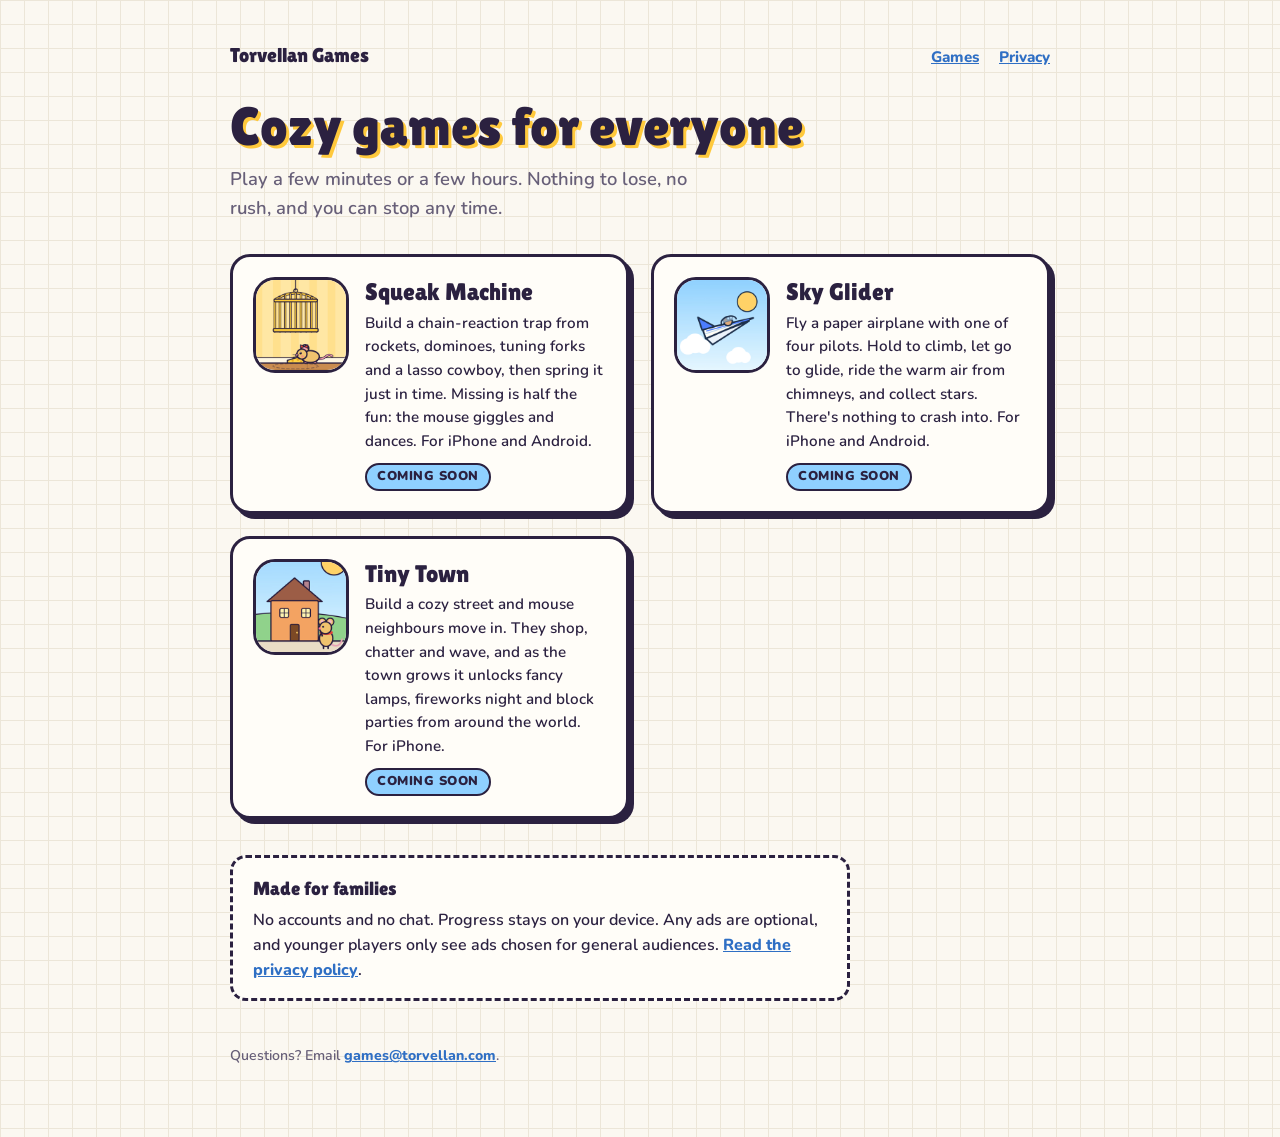
<file: index.html>
<!doctype html>
<html lang="en">
<head>
<meta charset="utf-8">
<meta name="viewport" content="width=device-width, initial-scale=1">
<title>Torvellan Games</title>
<meta name="description" content="Cozy games for kids and grown-ups: Squeak Machine, Sky Glider and Tiny Town. Nothing to lose, stop any time.">
<link rel="icon" href="img/squeak-machine.png">
<link rel="preconnect" href="https://fonts.googleapis.com">
<link rel="preconnect" href="https://fonts.gstatic.com" crossorigin>
<link href="https://fonts.googleapis.com/css2?family=Lilita+One&family=Nunito:wght@600;800;900&display=swap" rel="stylesheet">
<link rel="stylesheet" href="style.css">
</head>
<body>
<div class="wrap">
  <header class="site">
    <a class="brand" href="./">Torvellan Games</a>
    <nav class="site" aria-label="Site">
      <a href="./">Games</a>
      <a href="privacy.html">Privacy</a>
    </nav>
  </header>

  <h1>Cozy games for everyone</h1>
  <p class="lead">Play a few minutes or a few hours. Nothing to lose, no rush, and you can stop any time.</p>

  <section class="games" aria-label="Our games">
    <article class="game">
      <img src="img/squeak-machine.png" alt="Squeak Machine app icon: a mouse nibbling cheese under a hanging cage" width="96" height="96">
      <div>
        <h2>Squeak Machine</h2>
        <p>Build a chain-reaction trap from rockets, dominoes, tuning forks and a lasso cowboy, then spring it just in time. Missing is half the fun: the mouse giggles and dances. For iPhone and Android.</p>
        <span class="soon">Coming soon</span>
      </div>
    </article>
    <article class="game">
      <img src="img/sky-glider.png" alt="Sky Glider app icon: a paper airplane in a blue sky" width="96" height="96">
      <div>
        <h2>Sky Glider</h2>
        <p>Fly a paper airplane with one of four pilots. Hold to climb, let go to glide, ride the warm air from chimneys, and collect stars. There's nothing to crash into. For iPhone and Android.</p>
        <span class="soon">Coming soon</span>
      </div>
    </article>
    <article class="game">
      <img src="img/tiny-town.png" alt="Tiny Town app icon: a mouse waving in front of a little house" width="96" height="96">
      <div>
        <h2>Tiny Town</h2>
        <p>Build a cozy street and mouse neighbours move in. They shop, chatter and wave, and as the town grows it unlocks fancy lamps, fireworks night and block parties from around the world. For iPhone.</p>
        <span class="soon">Coming soon</span>
      </div>
    </article>
  </section>

  <section class="promise">
    <h2>Made for families</h2>
    <p>No accounts and no chat. Progress stays on your device. Any ads are optional, and younger players only see ads chosen for general audiences. <a href="privacy.html">Read the privacy policy</a>.</p>
  </section>

  <footer class="site">
    <p>Questions? Email <a href="mailto:games@torvellan.com">games@torvellan.com</a>.</p>
  </footer>
</div>
</body>
</html>
</file>
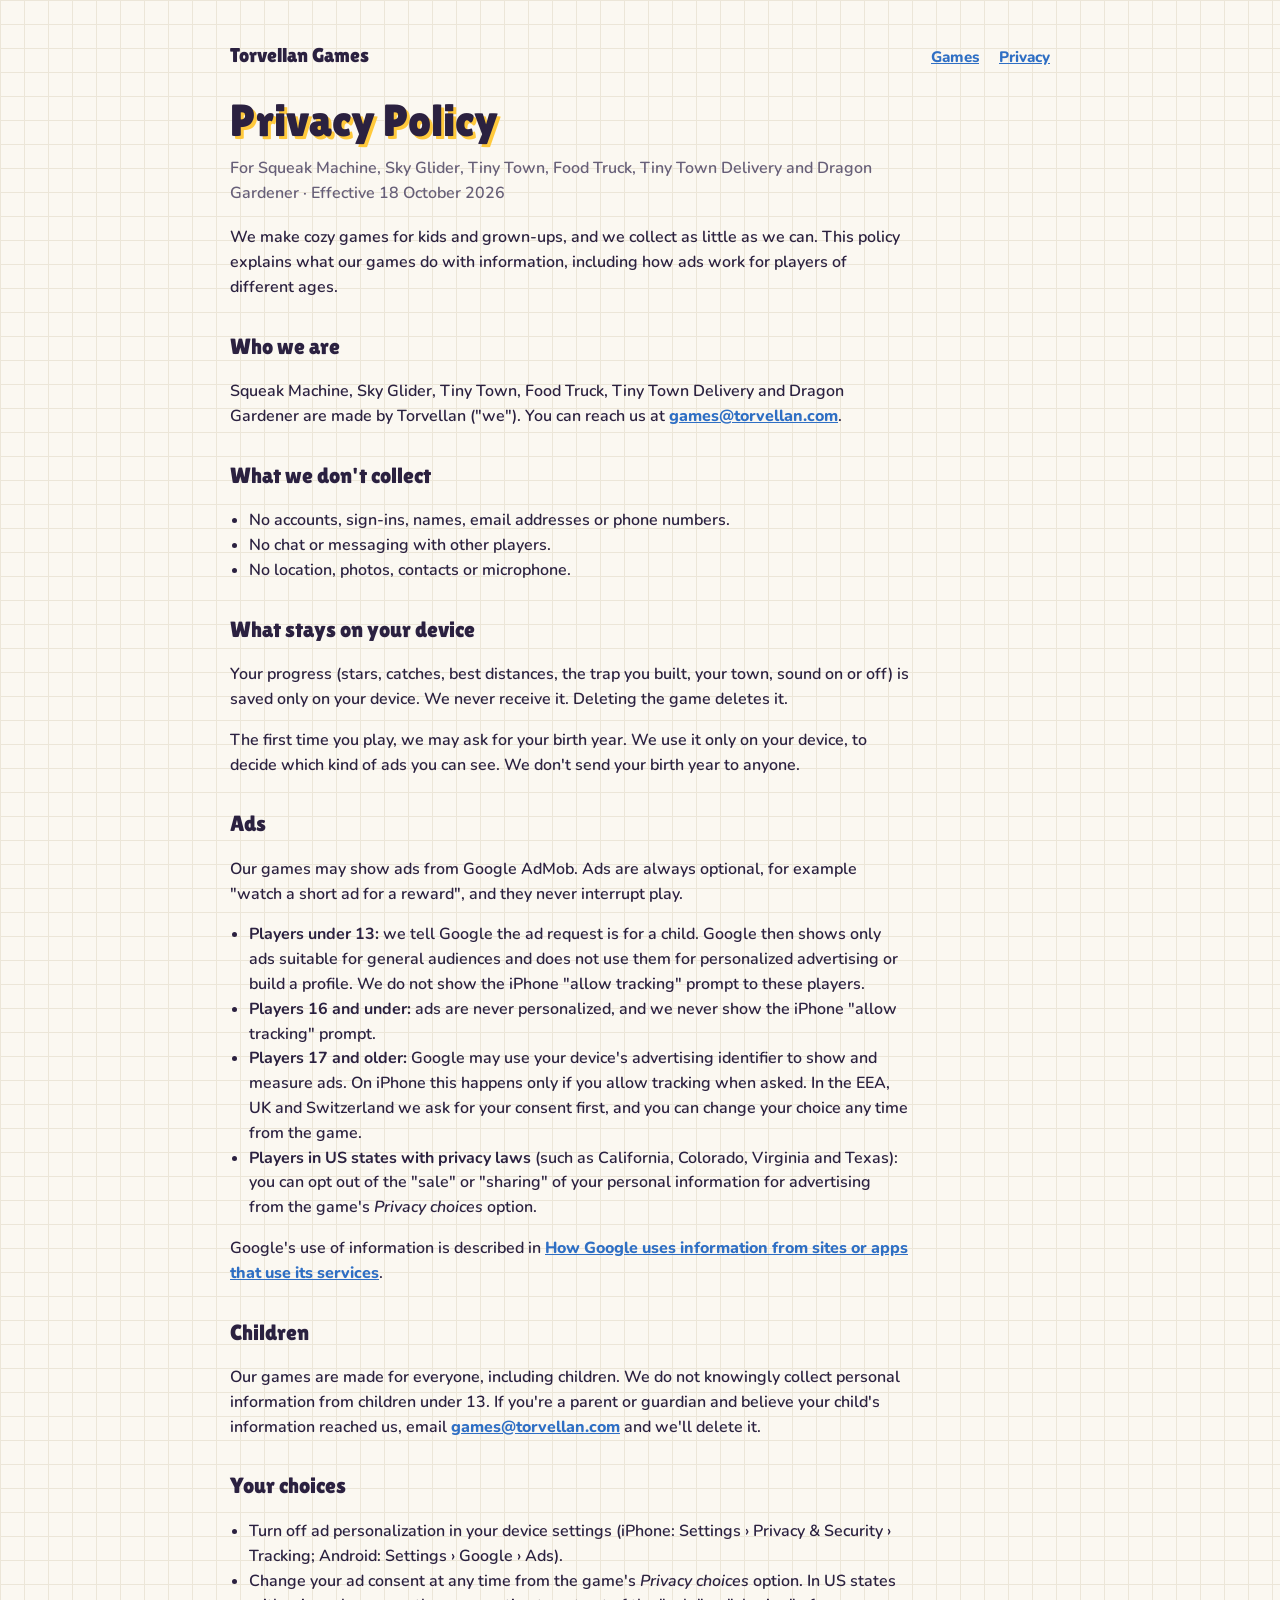
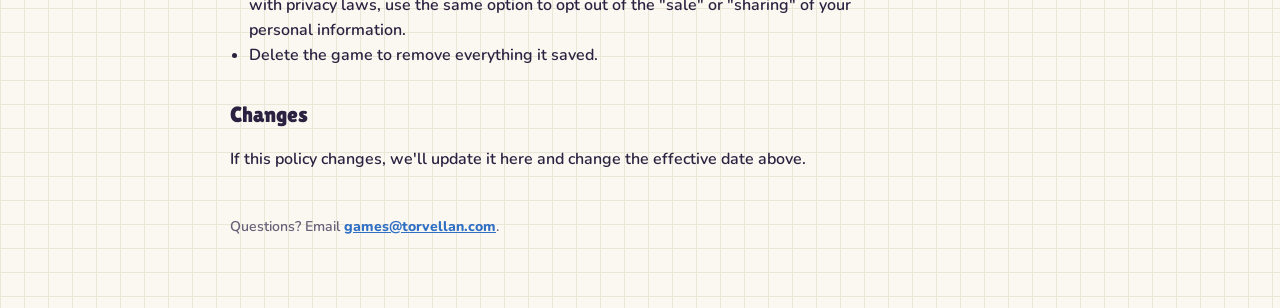
<file: privacy.html>
<!doctype html>
<html lang="en">
<head>
<meta charset="utf-8">
<meta name="viewport" content="width=device-width, initial-scale=1">
<title>Privacy Policy · Torvellan Games</title>
<meta name="description" content="Privacy policy for Squeak Machine, Sky Glider, Tiny Town, Food Truck, Tiny Town Delivery and Dragon Gardener.">
<link rel="icon" href="img/squeak-machine.png">
<link rel="preconnect" href="https://fonts.googleapis.com">
<link rel="preconnect" href="https://fonts.gstatic.com" crossorigin>
<link href="https://fonts.googleapis.com/css2?family=Lilita+One&family=Nunito:wght@600;800;900&display=swap" rel="stylesheet">
<link rel="stylesheet" href="style.css">
</head>
<body>
<div class="wrap">
  <header class="site">
    <a class="brand" href="./">Torvellan Games</a>
    <nav class="site" aria-label="Site">
      <a href="./">Games</a>
      <a href="privacy.html">Privacy</a>
    </nav>
  </header>

  <main class="doc">
    <h1>Privacy Policy</h1>
    <p class="meta">For Squeak Machine, Sky Glider, Tiny Town, Food Truck, Tiny Town Delivery and Dragon Gardener · Effective 18 October 2026</p>

    <p>We make cozy games for kids and grown-ups, and we collect as little as we can. This policy explains what our games do with information, including how ads work for players of different ages.</p>

    <h2>Who we are</h2>
    <p>Squeak Machine, Sky Glider, Tiny Town, Food Truck, Tiny Town Delivery and Dragon Gardener are made by Torvellan ("we"). You can reach us at <a href="mailto:games@torvellan.com">games@torvellan.com</a>.</p>

    <h2>What we don't collect</h2>
    <ul>
      <li>No accounts, sign-ins, names, email addresses or phone numbers.</li>
      <li>No chat or messaging with other players.</li>
      <li>No location, photos, contacts or microphone.</li>
    </ul>

    <h2>What stays on your device</h2>
    <p>Your progress (stars, catches, best distances, the trap you built, your town, sound on or off) is saved only on your device. We never receive it. Deleting the game deletes it.</p>
    <p>The first time you play, we may ask for your birth year. We use it only on your device, to decide which kind of ads you can see. We don't send your birth year to anyone.</p>

    <h2>Ads</h2>
    <p>Our games may show ads from Google AdMob. Ads are always optional, for example "watch a short ad for a reward", and they never interrupt play.</p>
    <ul>
      <li><strong>Players under 13:</strong> we tell Google the ad request is for a child. Google then shows only ads suitable for general audiences and does not use them for personalized advertising or build a profile. We do not show the iPhone "allow tracking" prompt to these players.</li>
      <li><strong>Players 16 and under:</strong> ads are never personalized, and we never show the iPhone "allow tracking" prompt.</li>
      <li><strong>Players 17 and older:</strong> Google may use your device's advertising identifier to show and measure ads. On iPhone this happens only if you allow tracking when asked. In the EEA, UK and Switzerland we ask for your consent first, and you can change your choice any time from the game.</li>
      <li><strong>Players in US states with privacy laws</strong> (such as California, Colorado, Virginia and Texas): you can opt out of the "sale" or "sharing" of your personal information for advertising from the game's <em>Privacy choices</em> option.</li>
    </ul>
    <p>Google's use of information is described in <a href="https://policies.google.com/technologies/partner-sites" rel="noopener">How Google uses information from sites or apps that use its services</a>.</p>

    <h2>Children</h2>
    <p>Our games are made for everyone, including children. We do not knowingly collect personal information from children under 13. If you're a parent or guardian and believe your child's information reached us, email <a href="mailto:games@torvellan.com">games@torvellan.com</a> and we'll delete it.</p>

    <h2>Your choices</h2>
    <ul>
      <li>Turn off ad personalization in your device settings (iPhone: Settings › Privacy &amp; Security › Tracking; Android: Settings › Google › Ads).</li>
      <li>Change your ad consent at any time from the game's <em>Privacy choices</em> option. In US states with privacy laws, use the same option to opt out of the "sale" or "sharing" of your personal information.</li>
      <li>Delete the game to remove everything it saved.</li>
    </ul>

    <h2>Changes</h2>
    <p>If this policy changes, we'll update it here and change the effective date above.</p>
  </main>

  <footer class="site">
    <p>Questions? Email <a href="mailto:games@torvellan.com">games@torvellan.com</a>.</p>
  </footer>
</div>
</body>
</html>
</file>
<file: style.css>
/* games.torvellan.com — a small toy-shelf of a site for two cozy games.
   Paper background with a faint grid (Sky Glider's notebook), ink outlines and offset shadows (Squeak Machine's toy box). */
:root{
  --paper:#fbf8f1; --grid:#ece6d8; --card:#fffdf8;
  --ink:#2b2140; --muted:#675f78; --yellow:#ffc93c; --blue:#2f6fc4; --sky:#8fd0ff;
  --display:"Lilita One","Arial Rounded MT Bold","Trebuchet MS",sans-serif;
  --body:"Nunito",ui-rounded,"Segoe UI",system-ui,sans-serif;
  color-scheme:light;
}
*{box-sizing:border-box}
body{margin:0; font-family:var(--body); font-weight:600; color:var(--ink); line-height:1.55;
  background-color:var(--paper);
  background-image:linear-gradient(var(--grid) 1px, transparent 1px), linear-gradient(90deg, var(--grid) 1px, transparent 1px);
  background-size:24px 24px}
a{color:var(--blue); font-weight:800}
a:focus-visible{outline:3px solid var(--yellow); outline-offset:2px}
.wrap{max-width:860px; margin:0 auto; padding-inline:20px; padding-block:40px 56px}
header.site{display:flex; flex-wrap:wrap; align-items:baseline; justify-content:space-between; gap:8px 20px; margin-bottom:28px}
.brand{font-family:var(--display); font-weight:400; font-size:1.25rem; text-decoration:none; color:var(--ink)}
nav.site a{margin-left:16px; font-size:.95rem}
nav.site a:first-child{margin-left:0}
h1{font-family:var(--display); font-weight:400; font-size:clamp(2.2rem, 7vw, 3.4rem); line-height:1; margin:0 0 12px;
  text-shadow:3px 3px 0 var(--yellow)}
.lead{font-size:1.15rem; max-width:44ch; margin:0 0 32px; color:var(--muted)}
.games{display:grid; grid-template-columns:repeat(auto-fit, minmax(260px, 1fr)); gap:22px}
.game{background:var(--card); border:3px solid var(--ink); border-radius:20px; box-shadow:5px 5px 0 var(--ink);
  padding:20px; display:grid; grid-template-columns:96px 1fr; gap:16px; align-items:start}
.game img{width:96px; height:96px; border-radius:22px; border:3px solid var(--ink)}
.game h2{font-family:var(--display); font-weight:400; font-size:1.5rem; line-height:1.1; margin:2px 0 6px}
.game p{margin:0 0 10px; font-size:.95rem}
.soon{display:inline-block; font-size:.8rem; font-weight:900; letter-spacing:.04em; text-transform:uppercase;
  background:var(--sky); border:2px solid var(--ink); border-radius:999px; padding:2px 10px}
.promise{margin-top:36px; background:var(--card); border:3px dashed var(--ink); border-radius:16px; padding:16px 20px; max-width:620px}
.promise h2{font-family:var(--display); font-weight:400; font-size:1.2rem; margin:0 0 4px}
.promise p{margin:0}
footer.site{margin-top:44px; font-size:.88rem; color:var(--muted)}

/* privacy policy */
.doc{max-width:68ch}
.doc h1{font-size:clamp(2rem, 6vw, 2.8rem)}
.doc h2{font-family:var(--display); font-weight:400; font-size:1.35rem; margin:30px 0 6px}
.doc p, .doc li{font-size:1rem}
.doc ul{padding-left:1.2em}
.meta{color:var(--muted); font-size:.95rem; margin:0 0 20px}
.draft{background:#fff3c9; border:2px solid var(--ink); border-radius:12px; padding:10px 14px; font-size:.92rem}
</file>
